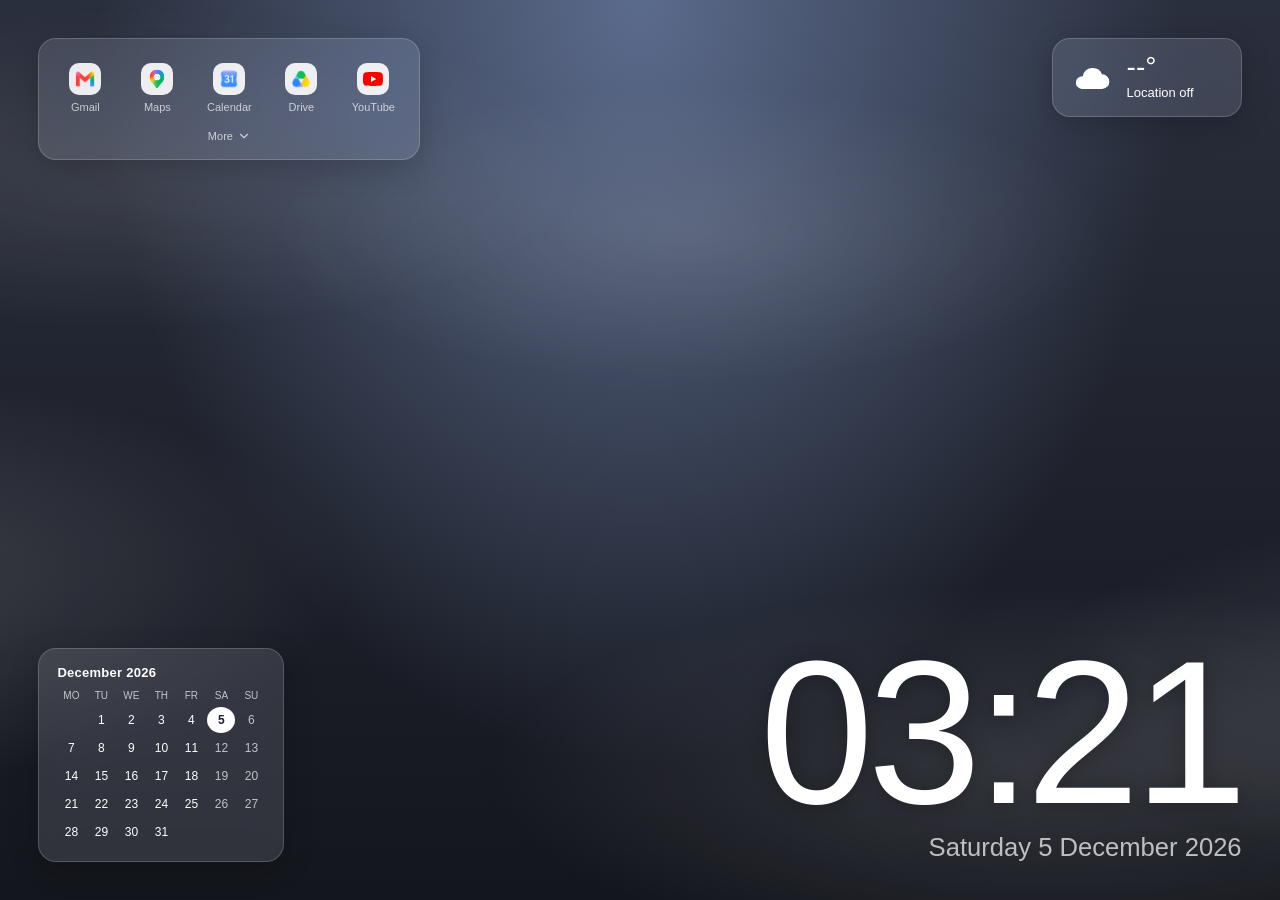
<file: index.html>
<!doctype html>
<html lang="en">
<head>
  <meta charset="utf-8">
  <meta name="viewport" content="width=device-width, initial-scale=1">
  <title>New Tab</title>
  <link rel="icon" type="image/x-icon" href="/favicon.ico">
  <link rel="stylesheet" href="./style/index.css">
  <script type="module" src="./src/index.js"></script>
</head>
<body>
  <div class="fog" aria-hidden="true">
    <div class="fog-layer fog-a"></div>
    <div class="fog-layer fog-b"></div>
  </div>
  <div class="cursor-light" id="cursor-light" aria-hidden="true"></div>
  <main class="dash">
    <!-- Top left: quick links -->
    <section class="card links" aria-label="Quick links">
      <div class="grid" id="links-main"></div>
      <div class="more" id="links-more">
        <div class="more-inner">
          <div class="grid" id="links-extra"></div>
        </div>
      </div>
      <button class="toggle" id="toggle-more" type="button" aria-expanded="false">
        <span>More</span>
        <svg viewBox="0 0 24 24"><path d="M6 9l6 6 6-6" fill="none" stroke="currentColor" stroke-width="2" stroke-linecap="round" stroke-linejoin="round"/></svg>
      </button>
    </section>

    <!-- Top right: weather -->
    <section class="card weather" aria-label="Weather">
      <div class="w-icon" id="w-icon"></div>
      <div class="w-body">
        <div class="w-temp" id="w-temp">--°</div>
        <div class="w-desc" id="w-desc">Locating…</div>
        <div class="w-place" id="w-place"></div>
      </div>
    </section>

    <!-- Bottom left: calendar -->
    <section class="card calendar" aria-label="Calendar">
      <div class="cal-title" id="cal-title"></div>
      <div class="cal-grid" id="cal-grid"></div>
    </section>

    <!-- Bottom right: clock -->
    <section class="clock" aria-label="Clock">
      <div class="time" id="time">--:--</div>
      <div class="date" id="date"></div>
    </section>
  </main>
</body>
</html>
</file>
<file: style/index.css>
@import url("reset.css");
@import url("variables.css");
@import url("layout.css");

@import url("components/index.css")
</file>
